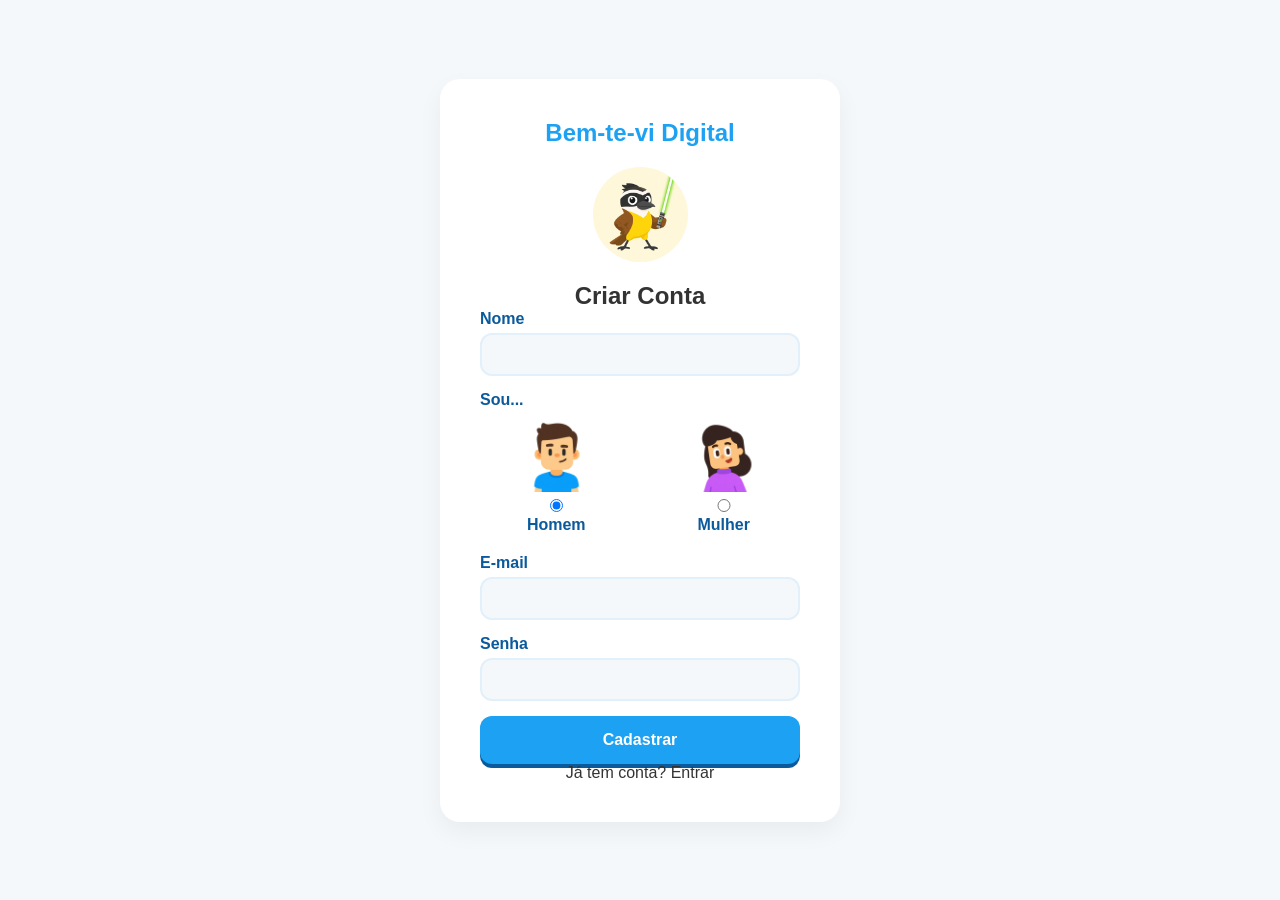
<file: index.html>
<!DOCTYPE html>
<html>

<head>
    <meta charset="UTF-8">
    <meta name="viewport" content="width=device-width, initial-scale=1.0">
    <title>Login</title>
    <link rel="stylesheet" href="css/styles.css">
</head>

<body class="auth-page">
    <div class="auth-overlay">
        <div class="auth-card">
            <div class="logo">Bem-te-vi Digital</div>
            <div class="auth-logo-wrap">
                <img src="avata/Bem-te-vi_jeday.jpeg" alt="Ícone Bem-te-vi">
            </div>
            <h2 id="auth-title">Criar Conta</h2>
            
            <form id="auth-form" onsubmit="handleAuth(event)">
                
                <div class="input-group" id="name-input-group">
                    <label>Nome</label>
                    <input type="text" id="name" required>
                </div>
                
                <div class="input-group" id="gender-input-group">
                    <label>Sou...</label>
                    <div class="gender-options">
                        <label class="gender-option">
                            <img src="avata/avatar_male_clean.png" alt="Avatar Masculino">
                            <input type="radio" name="gender" value="male" checked required> Homem
                        </label>
                        <label class="gender-option">
                            <img src="avata/avatar_female_clean.png" alt="Avatar Feminino">
                            <input type="radio" name="gender" value="female" required> Mulher
                        </label>
                    </div>
                </div>

                <div class="input-group">
                    <label>E-mail</label>
                    <input type="email" id="email" required>
                </div>
                
                <div class="input-group">
                    <label>Senha</label>
                    <input type="password" required>
                </div>
                
                <button type="submit" class="btn" id="auth-btn">Cadastrar</button>
            </form>
            
            <p class="toggle-text">
                <span id="toggle-msg">Já tem conta?</span> 
                <a id="toggle-link" onclick="toggleAuthMode()" style="cursor: pointer;">Entrar</a>
            </p>
            
        </div>
    </div>
    
    <script src="js/global.js"></script>
    <script src="js/auth.js"></script>
</body>

</html>
</file>
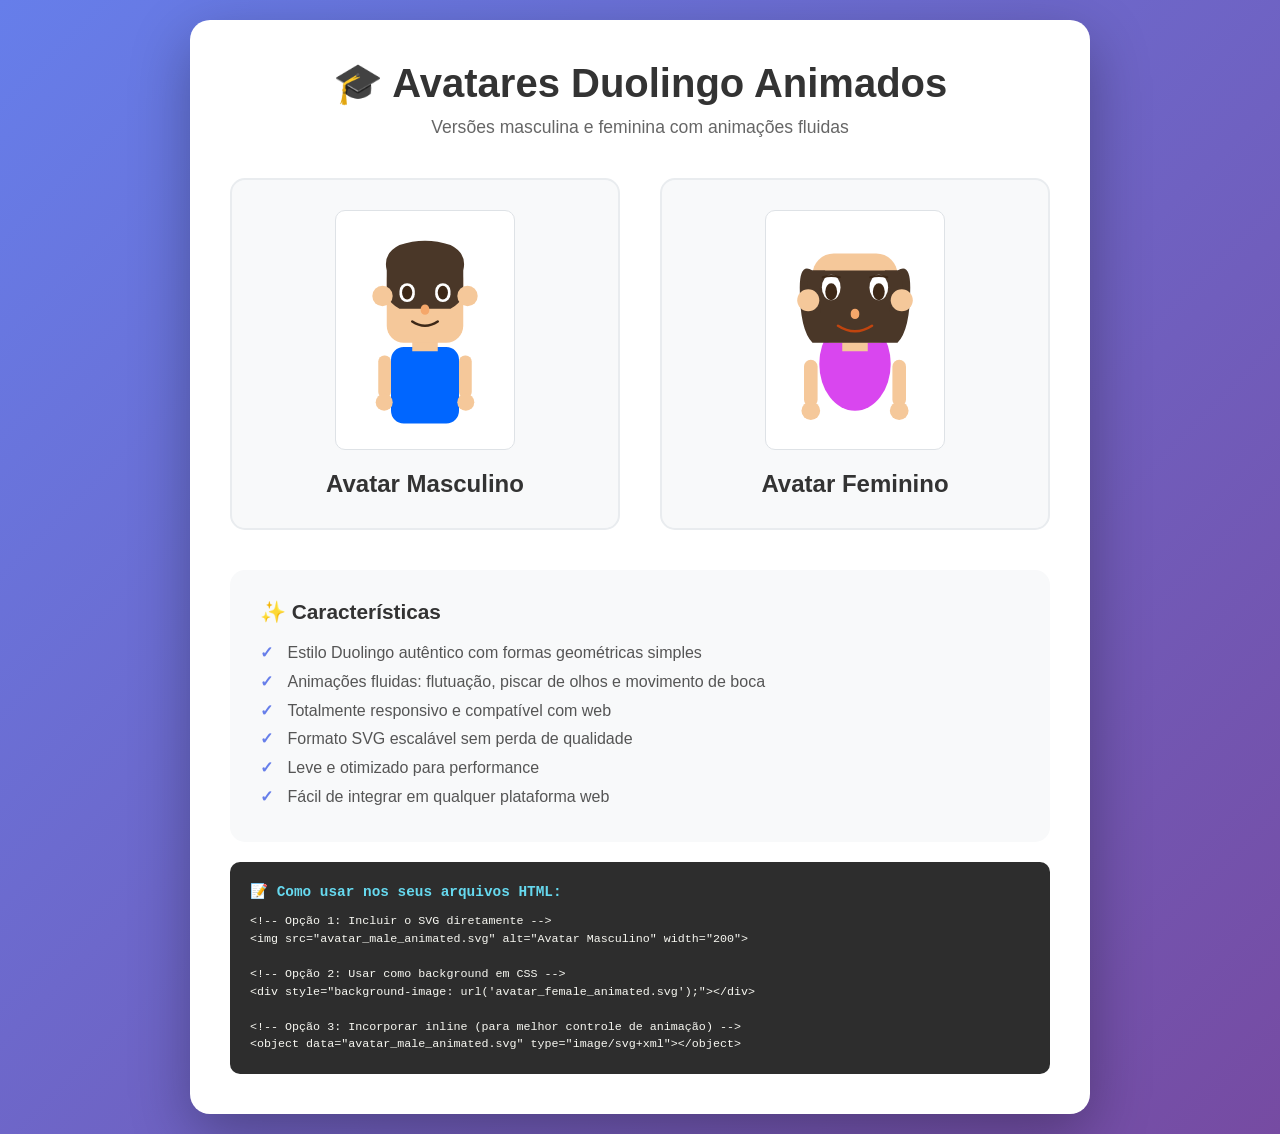
<file: avata/avatar_demo.html>
<!DOCTYPE html>
<html lang="pt-BR">
<head>
    <meta charset="UTF-8">
    <meta name="viewport" content="width=device-width, initial-scale=1.0">
    <title>Avatares Duolingo Animados</title>
    <style>
        * {
            margin: 0;
            padding: 0;
            box-sizing: border-box;
        }
        
        body {
            font-family: -apple-system, BlinkMacSystemFont, 'Segoe UI', Roboto, 'Helvetica Neue', Arial, sans-serif;
            background: linear-gradient(135deg, #667eea 0%, #764ba2 100%);
            min-height: 100vh;
            display: flex;
            align-items: center;
            justify-content: center;
            padding: 20px;
        }
        
        .container {
            background: white;
            border-radius: 20px;
            padding: 40px;
            box-shadow: 0 20px 60px rgba(0, 0, 0, 0.3);
            max-width: 900px;
            width: 100%;
        }
        
        h1 {
            text-align: center;
            color: #333;
            margin-bottom: 10px;
            font-size: 2.5em;
        }
        
        .subtitle {
            text-align: center;
            color: #666;
            margin-bottom: 40px;
            font-size: 1.1em;
        }
        
        .avatars-grid {
            display: grid;
            grid-template-columns: 1fr 1fr;
            gap: 40px;
            margin-bottom: 40px;
        }
        
        .avatar-card {
            display: flex;
            flex-direction: column;
            align-items: center;
            padding: 30px;
            background: #f8f9fa;
            border-radius: 15px;
            border: 2px solid #e9ecef;
            transition: all 0.3s ease;
        }
        
        .avatar-card:hover {
            border-color: #667eea;
            box-shadow: 0 10px 30px rgba(102, 126, 234, 0.2);
            transform: translateY(-5px);
        }
        
        .avatar-card h2 {
            margin-top: 20px;
            color: #333;
            font-size: 1.5em;
        }
        
        .avatar-display {
            width: 180px;
            height: 240px;
            display: flex;
            align-items: center;
            justify-content: center;
            background: white;
            border-radius: 10px;
            border: 1px solid #dee2e6;
        }
        
        svg {
            width: 100%;
            height: 100%;
        }
        
        .features {
            background: #f8f9fa;
            border-radius: 15px;
            padding: 30px;
            margin-top: 30px;
        }
        
        .features h3 {
            color: #333;
            margin-bottom: 15px;
            font-size: 1.3em;
        }
        
        .features ul {
            list-style: none;
            color: #555;
            line-height: 1.8;
        }
        
        .features li:before {
            content: "✓ ";
            color: #667eea;
            font-weight: bold;
            margin-right: 10px;
        }
        
        .code-section {
            background: #2d2d2d;
            color: #f8f8f2;
            border-radius: 10px;
            padding: 20px;
            margin-top: 20px;
            overflow-x: auto;
            font-family: 'Courier New', monospace;
            font-size: 0.9em;
            line-height: 1.5;
        }
        
        .code-section h4 {
            color: #66d9ef;
            margin-bottom: 10px;
        }
        
        @media (max-width: 768px) {
            .avatars-grid {
                grid-template-columns: 1fr;
                gap: 30px;
            }
            
            h1 {
                font-size: 1.8em;
            }
            
            .container {
                padding: 20px;
            }
        }
    </style>
</head>
<body>
    <div class="container">
        <h1>🎓 Avatares Duolingo Animados</h1>
        <p class="subtitle">Versões masculina e feminina com animações fluidas</p>
        
        <div class="avatars-grid">
            <div class="avatar-card">
                <div class="avatar-display">
                    <svg viewBox="0 0 200 280" xmlns="http://www.w3.org/2000/svg">
                        <defs>
                            <style>
                                @keyframes blink {
                                    0%, 49%, 100% { opacity: 1; }
                                    50%, 99% { opacity: 0; }
                                }
                                
                                @keyframes float {
                                    0%, 100% { transform: translateY(0px); }
                                    50% { transform: translateY(-8px); }
                                }
                                
                                @keyframes smile {
                                    0%, 49%, 100% { d: path('M 85 130 Q 100 140 115 130'); }
                                    50%, 99% { d: path('M 85 135 Q 100 145 115 135'); }
                                }
                                
                                .avatar-container {
                                    animation: float 3s ease-in-out infinite;
                                }
                                
                                .eye-left, .eye-right {
                                    animation: blink 4s ease-in-out infinite;
                                }
                                
                                .mouth {
                                    animation: smile 4s ease-in-out infinite;
                                }
                            </style>
                        </defs>
                        
                        <g class="avatar-container">
                            <!-- Body/Shirt -->
                            <rect x="60" y="160" width="80" height="90" rx="15" fill="#0066FF" />
                            
                            <!-- Neck -->
                            <rect x="85" y="145" width="30" height="20" fill="#F5C89A" />
                            
                            <!-- Head -->
                            <rect x="55" y="60" width="90" height="95" rx="20" fill="#F5C89A" />
                            
                            <!-- Hair -->
                            <path d="M 55 70 Q 50 50 70 40 Q 85 35 100 35 Q 115 35 130 40 Q 150 50 145 70 L 145 100 Q 140 110 130 115 L 70 115 Q 60 110 55 100 Z" fill="#4A3728" />
                            
                            <!-- Ears -->
                            <circle cx="50" cy="100" r="12" fill="#F5C89A" />
                            <circle cx="150" cy="100" r="12" fill="#F5C89A" />
                            
                            <!-- Eyes Background -->
                            <rect x="70" y="85" width="18" height="22" rx="9" fill="#FFFFFF" />
                            <rect x="112" y="85" width="18" height="22" rx="9" fill="#FFFFFF" />
                            
                            <!-- Eyes (blink animation) -->
                            <g class="eye-left">
                                <ellipse cx="79" cy="96" rx="6" ry="8" fill="#3D2817" />
                            </g>
                            <g class="eye-right">
                                <ellipse cx="121" cy="96" rx="6" ry="8" fill="#3D2817" />
                            </g>
                            
                            <!-- Nose -->
                            <rect x="95" y="110" width="10" height="12" rx="5" fill="#F5A76A" />
                            
                            <!-- Mouth -->
                            <path class="mouth" d="M 85 130 Q 100 140 115 130" stroke="#3D2817" stroke-width="3" fill="none" stroke-linecap="round" />
                            
                            <!-- Arms -->
                            <rect x="45" y="170" width="15" height="50" rx="7" fill="#F5C89A" />
                            <rect x="140" y="170" width="15" height="50" rx="7" fill="#F5C89A" />
                            
                            <!-- Hands -->
                            <circle cx="52" cy="225" r="10" fill="#F5C89A" />
                            <circle cx="148" cy="225" r="10" fill="#F5C89A" />
                        </g>
                    </svg>
                </div>
                <h2>Avatar Masculino</h2>
            </div>
            
            <div class="avatar-card">
                <div class="avatar-display">
                    <svg viewBox="0 0 200 280" xmlns="http://www.w3.org/2000/svg">
                        <defs>
                            <style>
                                @keyframes blink {
                                    0%, 49%, 100% { opacity: 1; }
                                    50%, 99% { opacity: 0; }
                                }
                                
                                @keyframes float {
                                    0%, 100% { transform: translateY(0px); }
                                    50% { transform: translateY(-8px); }
                                }
                                
                                @keyframes smile {
                                    0%, 49%, 100% { d: path('M 80 135 Q 100 148 120 135'); }
                                    50%, 99% { d: path('M 80 140 Q 100 153 120 140'); }
                                }
                                
                                .avatar-container {
                                    animation: float 3s ease-in-out infinite;
                                }
                                
                                .eye-left, .eye-right {
                                    animation: blink 4s ease-in-out infinite;
                                }
                                
                                .mouth {
                                    animation: smile 4s ease-in-out infinite;
                                }
                            </style>
                        </defs>
                        
                        <g class="avatar-container">
                            <!-- Body/Shirt -->
                            <ellipse cx="100" cy="180" rx="42" ry="55" fill="#D946EF" />
                            
                            <!-- Neck -->
                            <rect x="85" y="145" width="30" height="20" fill="#F5C89A" />
                            
                            <!-- Head -->
                            <rect x="50" y="50" width="100" height="105" rx="25" fill="#F5C89A" />
                            
                            <!-- Hair Back -->
                            <path d="M 50 70 Q 35 60 35 90 Q 35 140 50 155 L 150 155 Q 165 140 165 90 Q 165 60 150 70 Z" fill="#4A3728" />
                            
                            <!-- Hair Front Left -->
                            <path d="M 50 70 Q 40 80 45 120 L 60 120 Q 55 85 65 70 Z" fill="#4A3728" />
                            
                            <!-- Hair Front Right -->
                            <path d="M 150 70 Q 160 80 155 120 L 140 120 Q 145 85 135 70 Z" fill="#4A3728" />
                            
                            <!-- Ears -->
                            <circle cx="45" cy="105" r="13" fill="#F5C89A" />
                            <circle cx="155" cy="105" r="13" fill="#F5C89A" />
                            
                            <!-- Eyes Background -->
                            <ellipse cx="72" cy="90" rx="11" ry="15" fill="#FFFFFF" />
                            <ellipse cx="128" cy="90" rx="11" ry="15" fill="#FFFFFF" />
                            
                            <!-- Eyes (blink animation) -->
                            <g class="eye-left">
                                <ellipse cx="72" cy="95" rx="7" ry="10" fill="#3D2817" />
                            </g>
                            <g class="eye-right">
                                <ellipse cx="128" cy="95" rx="7" ry="10" fill="#3D2817" />
                            </g>
                            
                            <!-- Eyebrows -->
                            <path d="M 62 78 Q 72 75 82 78" stroke="#3D2817" stroke-width="2.5" fill="none" stroke-linecap="round" />
                            <path d="M 118 78 Q 128 75 138 78" stroke="#3D2817" stroke-width="2.5" fill="none" stroke-linecap="round" />
                            
                            <!-- Nose -->
                            <rect x="95" y="115" width="10" height="12" rx="5" fill="#F5A76A" />
                            
                            <!-- Mouth -->
                            <path class="mouth" d="M 80 135 Q 100 148 120 135" stroke="#C1440E" stroke-width="3" fill="none" stroke-linecap="round" />
                            
                            <!-- Arms -->
                            <rect x="40" y="175" width="16" height="55" rx="8" fill="#F5C89A" />
                            <rect x="144" y="175" width="16" height="55" rx="8" fill="#F5C89A" />
                            
                            <!-- Hands -->
                            <circle cx="48" cy="235" r="11" fill="#F5C89A" />
                            <circle cx="152" cy="235" r="11" fill="#F5C89A" />
                        </g>
                    </svg>
                </div>
                <h2>Avatar Feminino</h2>
            </div>
        </div>
        
        <div class="features">
            <h3>✨ Características</h3>
            <ul>
                <li>Estilo Duolingo autêntico com formas geométricas simples</li>
                <li>Animações fluidas: flutuação, piscar de olhos e movimento de boca</li>
                <li>Totalmente responsivo e compatível com web</li>
                <li>Formato SVG escalável sem perda de qualidade</li>
                <li>Leve e otimizado para performance</li>
                <li>Fácil de integrar em qualquer plataforma web</li>
            </ul>
        </div>
        
        <div class="code-section">
            <h4>📝 Como usar nos seus arquivos HTML:</h4>
            <pre>&lt;!-- Opção 1: Incluir o SVG diretamente --&gt;
&lt;img src="avatar_male_animated.svg" alt="Avatar Masculino" width="200"&gt;

&lt;!-- Opção 2: Usar como background em CSS --&gt;
&lt;div style="background-image: url('avatar_female_animated.svg');"&gt;&lt;/div&gt;

&lt;!-- Opção 3: Incorporar inline (para melhor controle de animação) --&gt;
&lt;object data="avatar_male_animated.svg" type="image/svg+xml"&gt;&lt;/object&gt;</pre>
        </div>
    </div>
</body>
</html>
</file>
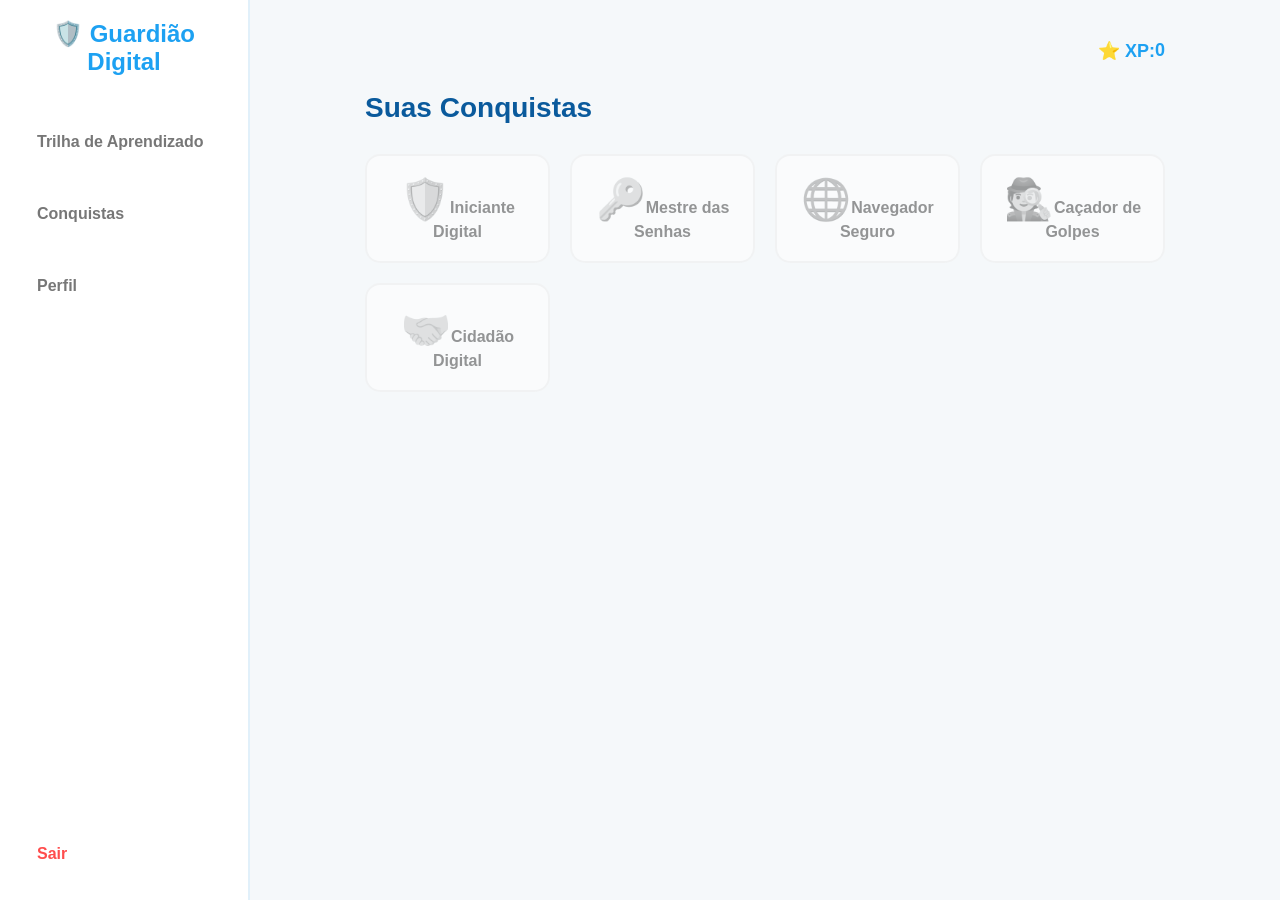
<file: Pages/conquistas.html>
<!DOCTYPE html>
<html lang="pt-BR">

<head>
    <meta charset="UTF-8">
    <meta name="viewport" content="width=device-width, initial-scale=1.0">
    <title>Guardião Digital - Conquistas</title>
    <link rel="stylesheet" href="../css/styles.css">
</head>

<body class="app-layout">
    <div class="sidebar">
        <div class="logo">🛡️ Guardião Digital</div>
        <a href="trilha.html" class="nav-item">Trilha de Aprendizado</a>
        <a href="conquistas.html" class="nav-item">Conquistas</a>
        <a href="perfil.html" class="nav-item">Perfil</a>
        <div class="sidebar-spacer"></div>
        <a href="#" class="nav-item" onclick="logout()" style="color: #ff4d4d;">Sair</a>
    </div>
    <div class="main-content">
        <div class="header-stats">⭐ XP: <span id="xp-counter">0</span></div>
        <h2 class="page-title">Suas Conquistas</h2>
        <div class="achievements-grid" id="achievements-list"></div>
    </div>
    <script src="../js/global.js"></script>
    <script src="../js/conquistas.js"></script>
</body>

</html>
</file>
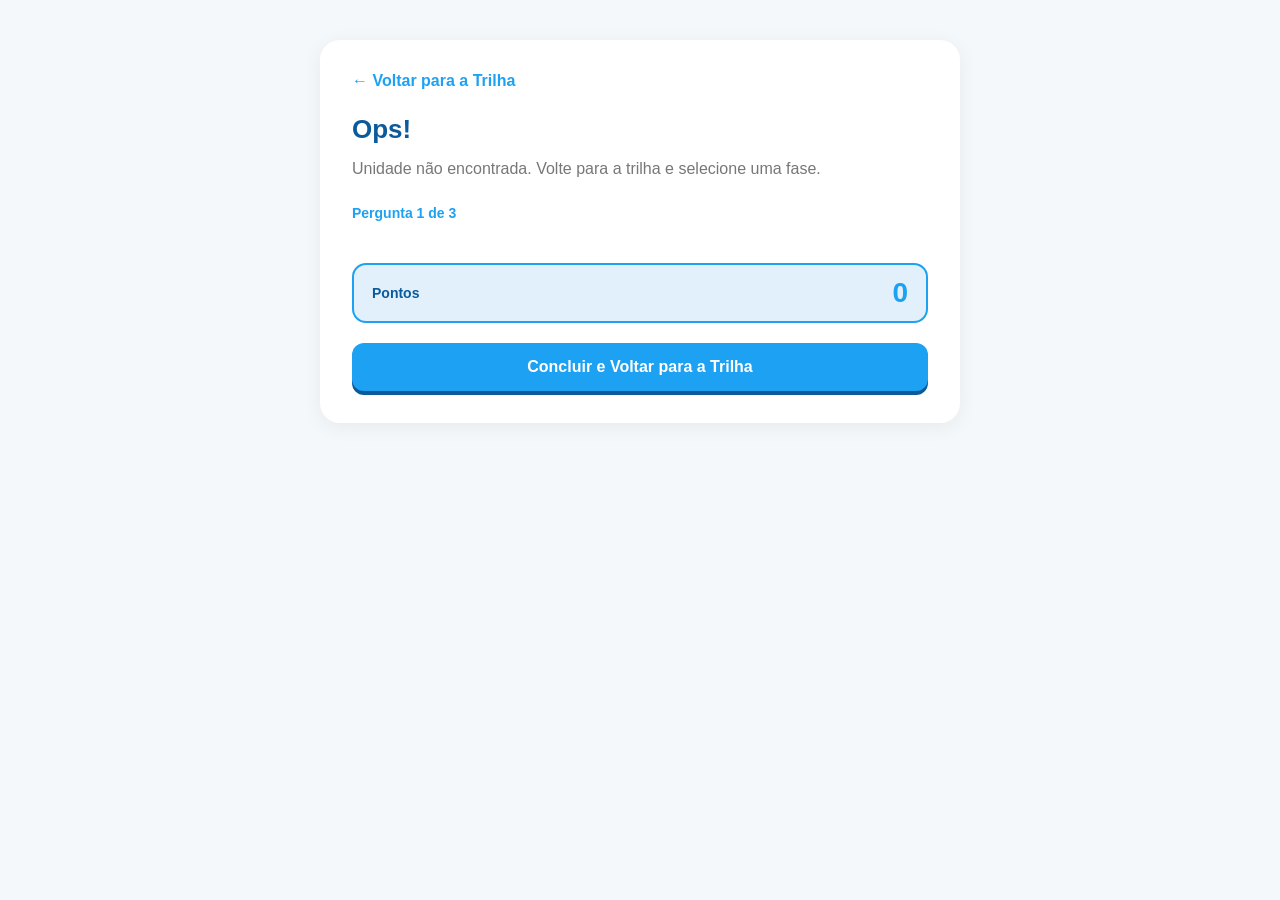
<file: Pages/conteudo.html>
<!DOCTYPE html>
<html lang="pt-BR">
<head>
    <meta charset="UTF-8">
    <meta name="viewport" content="width=device-width, initial-scale=1.0">
    <title>Guardião Digital - Atividade</title>
    <link rel="stylesheet" href="../css/styles.css">
</head>
<body class="activity-page">
    <div class="activity-container">
        <a href="trilha.html" class="activity-back">← Voltar para a Trilha</a>
        <p id="module-label" class="activity-module-label"></p>
        <h1 id="unit-title" class="activity-title">Carregando...</h1>
        <p id="unit-desc" class="activity-desc"></p>

        <div class="activity-progress">
            <span id="progress-text">Pergunta 1 de 3</span>
            <div class="progress-bar">
                <div id="progress-fill" class="progress-fill"></div>
            </div>
        </div>

        <div id="score-panel" class="score-panel">
            <span class="score-label">Pontos</span>
            <span id="live-score" class="score-value">0</span>
        </div>

        <div id="activity-area" class="activity-area"></div>

        <button id="finish-btn" class="btn" onclick="finishUnit()" style="display: none;">
            Concluir e Voltar para a Trilha
        </button>
    </div>

    <div id="celebration-overlay" class="celebration-overlay" aria-hidden="true">
        <div class="celebration-content">
            <div class="celebration-logo-wrap">
                <img src="../avata/Bem-te-vi_jeday.jpeg" alt="Bem-te-vi Digital" class="celebration-logo">
                <div class="celebration-glow"></div>
            </div>
            <p class="celebration-title">Bem-te-vi Digital</p>
            <p class="celebration-subtitle">Contando seus acertos...</p>
            <ul id="points-breakdown" class="points-breakdown"></ul>
            <div id="total-points" class="total-points">0 pontos</div>
        </div>
    </div>

    <script src="../js/global.js"></script>
    <script src="../js/atividades.js"></script>
    <script src="../js/conteudo.js"></script>
</body>
</html>
</file>
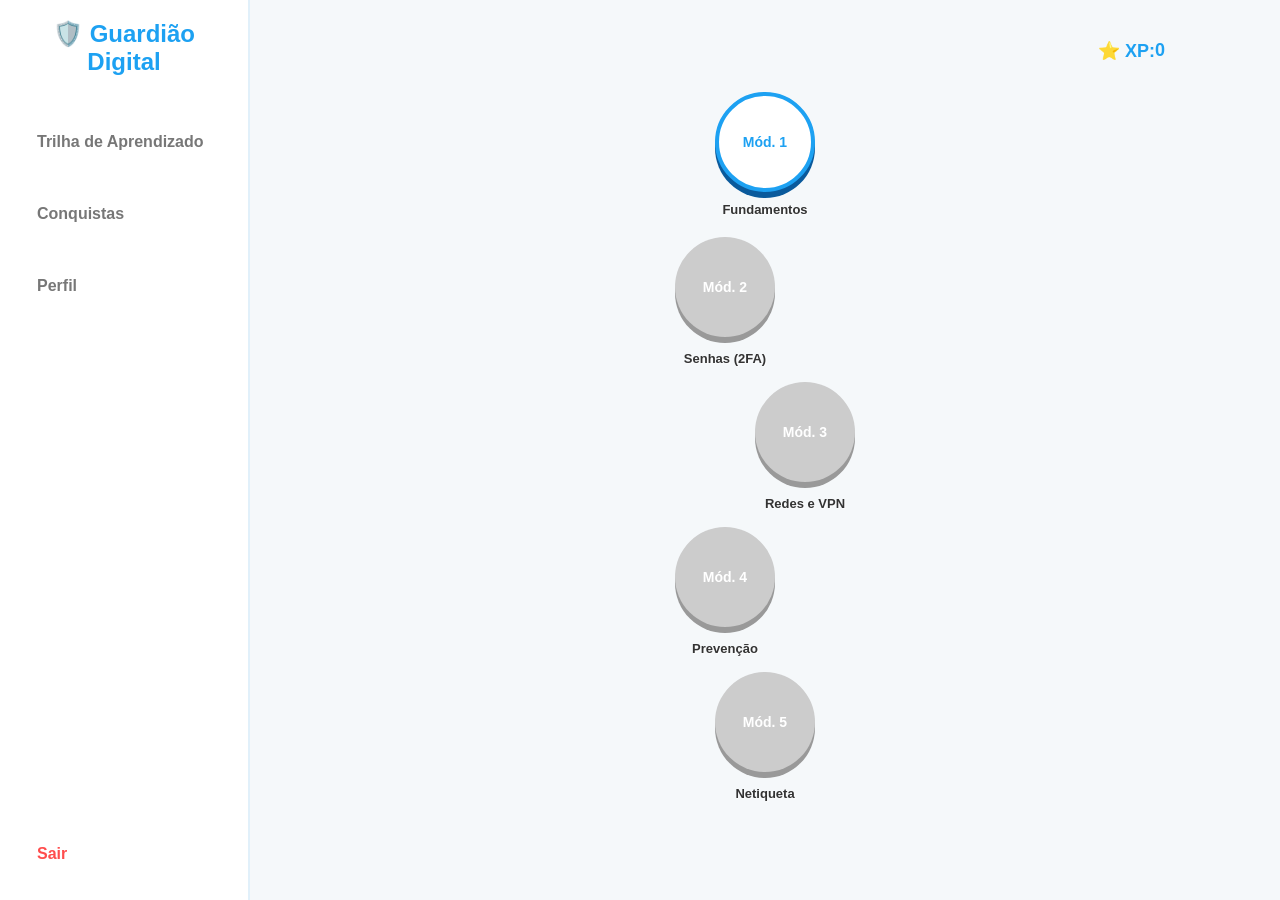
<file: Pages/trilha.html>
<!DOCTYPE html>
<html lang="pt-BR">

<head>
    <meta charset="UTF-8">
    <meta name="viewport" content="width=device-width, initial-scale=1.0">
    <title>Guardião Digital - Trilha</title>
    <link rel="stylesheet" href="../css/styles.css">
</head>

<body class="app-layout">
    <div class="sidebar">
        <div class="logo">🛡️ Guardião Digital</div>
        <a href="trilha.html" class="nav-item">Trilha de Aprendizado</a>
        <a href="conquistas.html" class="nav-item">Conquistas</a>
        <a href="perfil.html" class="nav-item">Perfil</a>
        <div class="sidebar-spacer"></div>
        <a href="#" class="nav-item" onclick="logout()" style="color: #ff4d4d;">Sair</a>
    </div>
    <div class="main-content">
        <div class="header-stats">⭐ XP: <span id="xp-counter">0</span></div>
        <div class="trail-container">
            <div class="module-node" id="mod1" onclick="startLesson(1)">Mód. 1<div class="module-title">Fundamentos
                </div>
            </div>
            <div class="module-node trail-offset-left locked" id="mod2" onclick="startLesson(2)">Mód. 2<div
                    class="module-title">Senhas (2FA)</div>
            </div>
            <div class="module-node trail-offset-right locked" id="mod3" onclick="startLesson(3)">Mód. 3<div
                    class="module-title">Redes e VPN</div>
            </div>
            <div class="module-node trail-offset-left locked" id="mod4" onclick="startLesson(4)">Mód. 4<div
                    class="module-title">Prevenção</div>
            </div>
            <div class="module-node locked" id="mod5" onclick="startLesson(5)">Mód. 5<div
                    class="module-title">Netiqueta</div>
            </div>
        </div>
    </div>
    <div class="lesson-modal" id="lessonModal">
        <div class="lesson-content">
            <h2 id="lessonTitle" style="color: var(--primary-blue);"></h2>
            <div id="lessonDesc"></div><button class="btn" onclick="completeLesson()">Concluir Módulo (+15 XP)</button>
        </div>
    </div>
    <script src="../js/global.js"></script>
    <script src="../js/trilha.js"></script>
</body>

</html>
</file>
<file: css/styles.css>
:root {
    --primary-blue: #1DA1F2;
    --dark-blue: #0A5A9C;
    --light-blue: #E1F0FA;
    --white: #FFFFFF;
    --text-dark: #333333;
    --text-light: #777777;
    --bg-gray: #F5F8FA;
    --border-gray: #E1E8ED;
}

* {
    box-sizing: border-box;
    margin: 0;
    padding: 0;
    font-family: 'Segoe UI', Tahoma, Geneva, Verdana, sans-serif;
}

html {
    overflow-x: hidden;
}

body {
    background-color: var(--bg-gray);
    color: var(--text-dark);
    display: flex;
    min-height: 100vh;
    overflow-x: hidden;
}

body.app-layout {
    height: 100vh;
    overflow: hidden;
}

body.auth-page,
body.activity-page {
    height: auto;
    min-height: 100vh;
    overflow-y: auto;
}

a {
    text-decoration: none;
}

.sidebar {
    width: 250px;
    min-width: 250px;
    background-color: var(--white);
    border-right: 2px solid var(--light-blue);
    padding: 20px;
    display: flex;
    flex-direction: column;
    gap: 20px;
    flex-shrink: 0;
}

.sidebar-spacer {
    flex-grow: 1;
}

.logo {
    color: var(--primary-blue);
    font-size: 24px;
    font-weight: bold;
    text-align: center;
    margin-bottom: 20px;
}

.nav-item {
    padding: 15px;
    background-color: var(--white);
    border: 2px solid transparent;
    border-radius: 12px;
    cursor: pointer;
    font-weight: bold;
    color: var(--text-light);
    transition: all 0.2s;
    display: block;
}

.nav-item:hover,
.nav-item.active {
    background-color: var(--light-blue);
    color: var(--primary-blue);
    border-color: var(--primary-blue);
}

.main-content {
    flex: 1;
    padding: 40px;
    overflow-y: auto;
    display: flex;
    flex-direction: column;
    align-items: center;
    width: 100%;
    min-width: 0;
}

.header-stats {
    width: 100%;
    max-width: 800px;
    display: flex;
    justify-content: flex-end;
    margin-bottom: 30px;
    font-weight: bold;
    color: var(--primary-blue);
    font-size: 18px;
}

.page-title {
    color: var(--dark-blue);
    margin-bottom: 30px;
    font-size: 28px;
    width: 100%;
    max-width: 800px;
    text-align: left;
}

.btn {
    background-color: var(--primary-blue);
    color: var(--white);
    border: none;
    padding: 15px 30px;
    border-radius: 12px;
    font-size: 16px;
    font-weight: bold;
    cursor: pointer;
    box-shadow: 0 4px 0 var(--dark-blue);
    width: 100%;
    transition: 0.1s;
}

.btn:active {
    transform: translateY(4px);
    box-shadow: 0 0 0 var(--dark-blue);
}

.auth-overlay {
    display: flex;
    justify-content: center;
    align-items: center;
    width: 100%;
    min-height: 100vh;
    padding: 40px 20px;
    background-color: var(--bg-gray);
}

.auth-card {
    background: var(--white);
    padding: 40px;
    border-radius: 20px;
    box-shadow: 0 10px 25px rgba(0, 0, 0, 0.05);
    width: 100%;
    max-width: 400px;
    text-align: center;
    margin: auto;
}

.auth-logo-wrap {
    display: flex;
    align-items: center;
    justify-content: center;
    gap: 15px;
    margin-bottom: 20px;
    width: 100%;
}

.auth-logo-wrap img {
    max-width: 95px;
    width: 100%;
    height: auto;
    object-fit: contain;
    border-radius: 50%;
}

.gender-options {
    display: flex;
    gap: 15px;
    margin-top: 8px;
    flex-wrap: wrap;
}

.gender-option {
    flex: 1;
    min-width: 120px;
    font-weight: normal;
    cursor: pointer;
    color: var(--text-dark);
    text-align: center;
}

.gender-option img {
    display: block;
    max-width: 75px;
    width: 100%;
    height: auto;
    object-fit: contain;
    margin: 0 auto 6px;
}

.input-group {
    text-align: left;
    margin-bottom: 15px;
}

.input-group label {
    display: block;
    font-weight: bold;
    color: var(--dark-blue);
    margin-bottom: 5px;
}

.input-group input {
    width: 100%;
    padding: 12px;
    border: 2px solid var(--light-blue);
    border-radius: 12px;
    background-color: var(--bg-gray);
    outline: none;
}

.trail-container {
    display: flex;
    flex-direction: column;
    align-items: center;
    gap: 45px;
    width: 100%;
    max-width: 600px;
    padding-bottom: 40px;
}

.module-node {
    width: 100px;
    height: 100px;
    border-radius: 50%;
    background-color: var(--white);
    color: var(--primary-blue);
    border: 4px solid var(--primary-blue);
    display: flex;
    align-items: center;
    justify-content: center;
    font-weight: bold;
    font-size: 14px;
    text-align: center;
    cursor: pointer;
    box-shadow: 0 6px 0 var(--dark-blue);
    transition: transform 0.1s;
    position: relative;
    z-index: 2;
    flex-shrink: 0;
}

.trail-offset-left {
    margin-left: -80px;
}

.trail-offset-right {
    margin-left: 80px;
}

.module-node.completed {
    background-color: var(--primary-blue);
    color: var(--white);
    border: none;
}

.module-node.locked {
    background-color: #CCCCCC;
    color: var(--white);
    border: none;
    box-shadow: 0 6px 0 #999999;
    cursor: not-allowed;
}

.module-title {
    position: absolute;
    bottom: -30px;
    left: 50%;
    transform: translateX(-50%);
    width: min(200px, 70vw);
    color: var(--text-dark);
    font-weight: bold;
    text-shadow: 1px 1px 2px white;
    font-size: 13px;
    line-height: 1.2;
}

.lesson-modal {
    display: none;
    position: fixed;
    top: 0;
    left: 0;
    width: 100%;
    height: 100%;
    background-color: rgba(0, 0, 0, 0.5);
    justify-content: center;
    align-items: center;
    z-index: 500;
}

.lesson-content {
    background-color: var(--white);
    width: 90%;
    max-width: 500px;
    max-height: 85vh;
    overflow-y: auto;
    border-radius: 20px;
    padding: 30px;
    text-align: center;
    position: relative;
    display: flex;
    flex-direction: column;
}

.units-list {
    display: flex;
    flex-direction: column;
    gap: 12px;
    margin: 20px 0;
    text-align: left;
}

.unit-card {
    background: #f8f9fa;
    border: 2px solid #e9ecef;
    padding: 15px;
    border-radius: 10px;
    cursor: pointer;
    display: flex;
    justify-content: space-between;
    align-items: center;
    gap: 12px;
    transition: all 0.2s;
}

.unit-card:hover {
    border-color: #007BFF;
    background-color: #eaf4ff;
}

.unit-card.completed-unit:hover {
    border-color: #28a745;
    background-color: #e8f8ef;
}

.unit-card-title {
    color: #2c3e50;
    font-weight: bold;
    font-size: 15px;
    line-height: 1.3;
    word-break: break-word;
}

.unit-card-icon {
    font-size: 20px;
    flex-shrink: 0;
}

.achievements-grid {
    display: grid;
    grid-template-columns: repeat(auto-fit, minmax(150px, 1fr));
    gap: 20px;
    width: 100%;
    max-width: 800px;
}

.achievement-card {
    background: var(--white);
    padding: 20px;
    border-radius: 15px;
    text-align: center;
    border: 2px solid var(--light-blue);
    opacity: 0.5;
    filter: grayscale(1);
}

.achievement-card.unlocked {
    opacity: 1;
    filter: grayscale(0);
    border-color: var(--primary-blue);
}

.profile-complex-layout {
    display: grid;
    grid-template-columns: 300px 1fr;
    gap: 30px;
    width: 100%;
    max-width: 1000px;
}

.profile-left-panel {
    background: var(--white);
    padding: 30px;
    border-radius: 20px;
    text-align: center;
    border: 1px solid var(--border-gray);
}

.avatar-circle-container {
    width: 180px;
    height: 180px;
    margin: 0 auto 20px;
    border-radius: 50%;
    border: 6px solid var(--primary-blue);
    background: var(--light-blue);
    overflow: hidden;
    display: flex;
    justify-content: center;
    align-items: center;
}

#current-avatar-circular {
    width: 100%;
    height: auto;
}

.info-data-list {
    text-align: left;
    margin-top: 20px;
}

.info-data-label {
    font-weight: bold;
    color: var(--dark-blue);
    font-size: 12px;
}

.profile-right-panel {
    display: flex;
    flex-direction: column;
    gap: 20px;
    padding-bottom: 40px;
}

.profile-card-section {
    background: var(--white);
    padding: 25px;
    border-radius: 20px;
    border: 1px solid var(--border-gray);
}

.progress-container {
    width: 100%;
    background-color: var(--light-blue);
    border-radius: 20px;
    overflow: hidden;
    height: 15px;
    margin-bottom: 10px;
}

.progress-bar {
    height: 100%;
    background-color: var(--primary-blue);
    width: 0%;
    transition: width 0.5s ease;
}

.avatar-options-grid {
    display: grid;
    grid-template-columns: repeat(2, 1fr);
    gap: 15px;
    margin-top: 15px;
}

.avatar-option-item {
    border: 2px solid var(--border-gray);
    border-radius: 12px;
    padding: 10px;
    cursor: pointer;
    text-align: center;
}

.avatar-option-item.selected {
    border-color: var(--primary-blue);
    background: var(--light-blue);
}

.avatar-option-img {
    width: 60px;
    height: 60px;
    border-radius: 50%;
    margin-bottom: 8px;
}

.activity-page {
    display: block;
    overflow-x: hidden;
    overflow-y: auto;
    min-height: 100vh;
    background-color: var(--bg-gray);
    padding: 40px 20px;
    padding-bottom: calc(40px + env(safe-area-inset-bottom));
}

.activity-container {
    max-width: 640px;
    margin: 0 auto;
    background: var(--white);
    padding: 32px;
    border-radius: 20px;
    box-shadow: 0 4px 20px rgba(0, 0, 0, 0.06);
    text-align: left;
}

.activity-back {
    display: inline-block;
    color: var(--primary-blue);
    font-weight: bold;
    margin-bottom: 16px;
}

.activity-module-label {
    color: var(--text-light);
    font-size: 14px;
    font-weight: bold;
    margin-bottom: 8px;
}

.activity-title {
    color: var(--dark-blue);
    font-size: 26px;
    margin-bottom: 12px;
}

.activity-desc {
    color: var(--text-light);
    font-size: 16px;
    line-height: 1.5;
    margin-bottom: 24px;
}

.activity-progress {
    margin-bottom: 24px;
}

.activity-progress span {
    display: block;
    font-size: 14px;
    font-weight: bold;
    color: var(--primary-blue);
    margin-bottom: 8px;
}

.activity-progress .progress-bar {
    height: 10px;
    background-color: var(--light-blue);
    border-radius: 20px;
    overflow: hidden;
}

.activity-progress .progress-fill {
    height: 100%;
    background-color: var(--primary-blue);
    width: 0%;
    transition: width 0.3s ease;
}

.activity-area {
    margin-bottom: 24px;
}

.activity-question {
    font-size: 18px;
    font-weight: bold;
    color: var(--text-dark);
    margin-bottom: 20px;
    line-height: 1.4;
}

.activity-options {
    display: flex;
    flex-direction: column;
    gap: 12px;
}

.activity-option {
    background: var(--bg-gray);
    border: 2px solid var(--border-gray);
    border-radius: 12px;
    padding: 16px;
    font-size: 15px;
    font-weight: 600;
    color: var(--text-dark);
    cursor: pointer;
    text-align: left;
    transition: all 0.2s;
}

.activity-option:hover:not(.disabled) {
    border-color: var(--primary-blue);
    background: var(--light-blue);
}

.activity-option.disabled {
    cursor: default;
    opacity: 0.85;
}

.feedback-area {
    margin-top: 20px;
    padding: 16px;
    border-radius: 12px;
    font-weight: 600;
    line-height: 1.5;
}

.feedback-correct {
    background: #e8f8ef;
    color: #1e7e34;
    border: 2px solid #28a745;
}

.feedback-wrong {
    background: #fdecea;
    color: #c0392b;
    border: 2px solid #e74c3c;
}

.activity-next-btn {
    margin-top: 16px;
    width: auto;
    min-width: 180px;
}

.activity-result {
    text-align: center;
    padding: 24px;
    border-radius: 16px;
}

.result-pass {
    background: var(--light-blue);
    border: 2px solid var(--primary-blue);
}

.result-fail {
    background: #fff8e6;
    border: 2px solid #f0ad4e;
}

.result-score {
    font-size: 48px;
    font-weight: bold;
    color: var(--dark-blue);
    margin-bottom: 12px;
}

.result-message {
    font-size: 18px;
    font-weight: bold;
    color: var(--text-dark);
    margin-bottom: 8px;
}

.result-detail {
    color: var(--text-light);
    margin-bottom: 8px;
}

.unit-card.completed-unit {
    border-color: #28a745 !important;
    background-color: #e8f8ef !important;
}

.unit-card .unit-status {
    font-size: 13px;
    color: #28a745;
    font-weight: bold;
}

.score-panel {
    display: flex;
    align-items: center;
    justify-content: space-between;
    background: var(--light-blue);
    border: 2px solid var(--primary-blue);
    border-radius: 14px;
    padding: 12px 18px;
    margin-bottom: 20px;
}

.score-label {
    font-size: 14px;
    font-weight: bold;
    color: var(--dark-blue);
}

.score-value {
    font-size: 28px;
    font-weight: bold;
    color: var(--primary-blue);
    transition: transform 0.25s ease;
}

.score-value.score-bump {
    transform: scale(1.15);
}

.points-earned {
    display: inline-block;
    margin-left: 8px;
    padding: 2px 10px;
    border-radius: 999px;
    background: rgba(255, 255, 255, 0.7);
    font-size: 13px;
}

.celebration-overlay {
    position: fixed;
    inset: 0;
    background: rgba(10, 90, 156, 0.88);
    display: flex;
    align-items: center;
    justify-content: center;
    z-index: 2000;
    opacity: 0;
    visibility: hidden;
    transition: opacity 0.4s ease, visibility 0.4s ease;
    padding: 20px;
}

.celebration-overlay.visible {
    opacity: 1;
    visibility: visible;
}

.celebration-content {
    background: var(--white);
    border-radius: 24px;
    padding: 32px 28px;
    max-width: 420px;
    width: 100%;
    text-align: center;
    box-shadow: 0 20px 50px rgba(0, 0, 0, 0.25);
    animation: celebrationSlideUp 0.6s cubic-bezier(0.34, 1.56, 0.64, 1);
}

.celebration-logo-wrap {
    position: relative;
    width: 120px;
    height: 120px;
    margin: 0 auto 16px;
}

.celebration-logo {
    width: 120px;
    height: 120px;
    border-radius: 50%;
    object-fit: cover;
    position: relative;
    z-index: 2;
    animation: logoBounce 1.2s ease-in-out infinite;
    border: 4px solid var(--primary-blue);
}

.celebration-glow {
    position: absolute;
    inset: -8px;
    border-radius: 50%;
    background: radial-gradient(circle, rgba(29, 161, 242, 0.45) 0%, rgba(29, 161, 242, 0) 70%);
    animation: glowPulse 1.5s ease-in-out infinite;
}

.celebration-title {
    font-size: 22px;
    font-weight: bold;
    color: var(--dark-blue);
    margin-bottom: 6px;
}

.celebration-subtitle {
    color: var(--text-light);
    font-size: 15px;
    margin-bottom: 18px;
}

.points-breakdown {
    list-style: none;
    display: flex;
    flex-direction: column;
    gap: 8px;
    margin-bottom: 16px;
    max-height: 160px;
    overflow-y: auto;
}

.points-item {
    display: flex;
    justify-content: space-between;
    align-items: center;
    padding: 10px 14px;
    border-radius: 10px;
    font-size: 14px;
    opacity: 0;
    transform: translateY(12px);
}

/* Botão de rolar até o final (aparece quando o conteúdo excede a altura da janela) */
.scroll-to-bottom-btn {
    position: fixed;
    right: env(safe-area-inset-right, 20px);
    bottom: calc(20px + env(safe-area-inset-bottom, 0px));
    background: var(--primary-blue);
    color: var(--white);
    border: none;
    padding: 10px 16px;
    border-radius: 999px;
    display: inline-flex;
    align-items: center;
    gap: 8px;
    font-weight: bold;
    cursor: pointer;
    box-shadow: 0 6px 18px rgba(10,90,156,0.25);
    z-index: 1500;
    opacity: 0;
    transform: translateY(8px);
    transition: opacity 0.2s ease, transform 0.2s ease;
    pointer-events: none;
}
.scroll-to-bottom-btn.visible {
    opacity: 1;
    transform: translateY(0);
    pointer-events: auto;
}
.scroll-to-bottom-btn:focus {
    outline: 3px solid rgba(29,161,242,0.18);
}

@media (min-width: 900px) {
    /* manter o botão visível também em desktop quando necessário */
    .scroll-to-bottom-btn { right: 30px; }
}

/* utilitário para acessibilidade (visually-hidden) */
.sr-only {
    position: absolute !important;
    width: 1px !important;
    height: 1px !important;
    padding: 0 !important;
    margin: -1px !important;
    overflow: hidden !important;
    clip: rect(0, 0, 0, 0) !important;
    white-space: nowrap !important;
    border: 0 !important;
}


.points-item-enter {
    animation: pointItemIn 0.45s ease forwards;
}

.points-item-correct {
    background: #e8f8ef;
    color: #1e7e34;
}

.points-item-wrong {
    background: #f5f5f5;
    color: #888;
}

.total-points {
    font-size: 32px;
    font-weight: bold;
    color: var(--primary-blue);
    transition: transform 0.3s ease;
}

.total-points-pop {
    transform: scale(1.12);
}

.result-points-total {
    font-size: 20px;
    color: var(--dark-blue);
    margin: 12px 0;
}

.result-breakdown {
    list-style: none;
    text-align: left;
    margin-top: 12px;
    display: flex;
    flex-direction: column;
    gap: 6px;
}

.result-breakdown li {
    padding: 8px 12px;
    border-radius: 8px;
    font-size: 14px;
}

.breakdown-correct {
    background: #e8f8ef;
    color: #1e7e34;
}

.breakdown-wrong {
    background: #fdecea;
    color: #c0392b;
}

@keyframes celebrationSlideUp {
    from {
        opacity: 0;
        transform: translateY(40px) scale(0.9);
    }
    to {
        opacity: 1;
        transform: translateY(0) scale(1);
    }
}

@keyframes logoBounce {
    0%, 100% {
        transform: translateY(0) rotate(0deg);
    }
    25% {
        transform: translateY(-10px) rotate(-3deg);
    }
    50% {
        transform: translateY(0) rotate(0deg);
    }
    75% {
        transform: translateY(-6px) rotate(3deg);
    }
}

@keyframes glowPulse {
    0%, 100% {
        transform: scale(1);
        opacity: 0.8;
    }
    50% {
        transform: scale(1.15);
        opacity: 1;
    }
}

@keyframes pointItemIn {
    to {
        opacity: 1;
        transform: translateY(0);
    }
}

/* ========== RESPONSIVO ========== */

@media (max-width: 992px) {
    .profile-complex-layout {
        grid-template-columns: 1fr;
    }

    .profile-left-panel {
        padding: 24px;
    }

    .avatar-circle-container {
        width: 140px;
        height: 140px;
    }
}

@media (max-width: 768px) {
    body.app-layout {
        flex-direction: column;
        height: auto;
        min-height: 100vh;
        overflow-y: auto;
        padding-bottom: 76px;
    }

    .sidebar {
        position: fixed;
        bottom: 0;
        left: 0;
        right: 0;
        top: auto;
        width: 100%;
        min-width: 0;
        height: auto;
        flex-direction: row;
        align-items: stretch;
        border-right: none;
        border-top: 2px solid var(--light-blue);
        padding: 8px 6px calc(8px + env(safe-area-inset-bottom));
        gap: 4px;
        z-index: 300;
        box-shadow: 0 -4px 16px rgba(0, 0, 0, 0.08);
    }

    .sidebar .logo,
    .sidebar-spacer {
        display: none;
    }

    .nav-item {
        flex: 1;
        padding: 10px 6px;
        font-size: 11px;
        text-align: center;
        line-height: 1.2;
        min-width: 0;
    }

    .main-content {
        padding: 20px 16px 24px;
    }

    .header-stats {
        font-size: 16px;
        margin-bottom: 20px;
    }

    .page-title {
        font-size: 22px;
        margin-bottom: 20px;
    }

    .trail-container {
        gap: 36px;
        padding-bottom: 24px;
    }

    .trail-offset-left,
    .trail-offset-right {
        margin-left: 0;
    }

    .module-node {
        width: 88px;
        height: 88px;
        font-size: 13px;
    }

    .module-title {
        bottom: -28px;
        width: min(160px, 60vw);
        font-size: 12px;
    }

    .achievements-grid {
        grid-template-columns: repeat(2, 1fr);
        gap: 12px;
    }

    .achievement-card {
        padding: 16px 10px;
    }

    .achievement-card .achievement-icon {
        font-size: 32px !important;
    }

    .profile-card-section {
        padding: 20px;
    }

    .avatar-options-grid {
        grid-template-columns: repeat(2, 1fr);
    }

    .activity-page {
        padding: 20px 12px;
    }

    .activity-container {
        padding: 24px 18px;
    }

    .activity-title {
        font-size: 22px;
    }

    .activity-question {
        font-size: 16px;
    }

    .activity-option {
        padding: 14px;
        font-size: 14px;
    }

    .result-score {
        font-size: 36px;
    }

    .celebration-content {
        padding: 24px 18px;
    }

    .celebration-logo-wrap,
    .celebration-logo {
        width: 100px;
        height: 100px;
    }

    .total-points {
        font-size: 26px;
    }

    .auth-card {
        padding: 28px 20px;
    }

    .lesson-content {
        padding: 22px 18px;
        width: calc(100% - 24px);
    }

    .unit-card {
        align-items: flex-start;
    }
}

@media (max-width: 480px) {
    .nav-item {
        font-size: 10px;
        padding: 8px 4px;
    }

    .main-content {
        padding: 16px 12px 20px;
    }

    .btn {
        padding: 14px 20px;
        font-size: 15px;
    }

    .trail-container {
        gap: 32px;
    }

    .module-node {
        width: 76px;
        height: 76px;
        font-size: 12px;
    }

    .achievements-grid {
        grid-template-columns: 1fr;
    }

    .gender-options {
        flex-direction: column;
    }

    .gender-option {
        min-width: 0;
    }

    .score-value {
        font-size: 24px;
    }

    .activity-next-btn {
        width: 100%;
    }

    .feedback-area {
        font-size: 14px;
    }

    .points-earned {
        display: block;
        margin-left: 0;
        margin-top: 6px;
        width: fit-content;
    }
}
</file>
